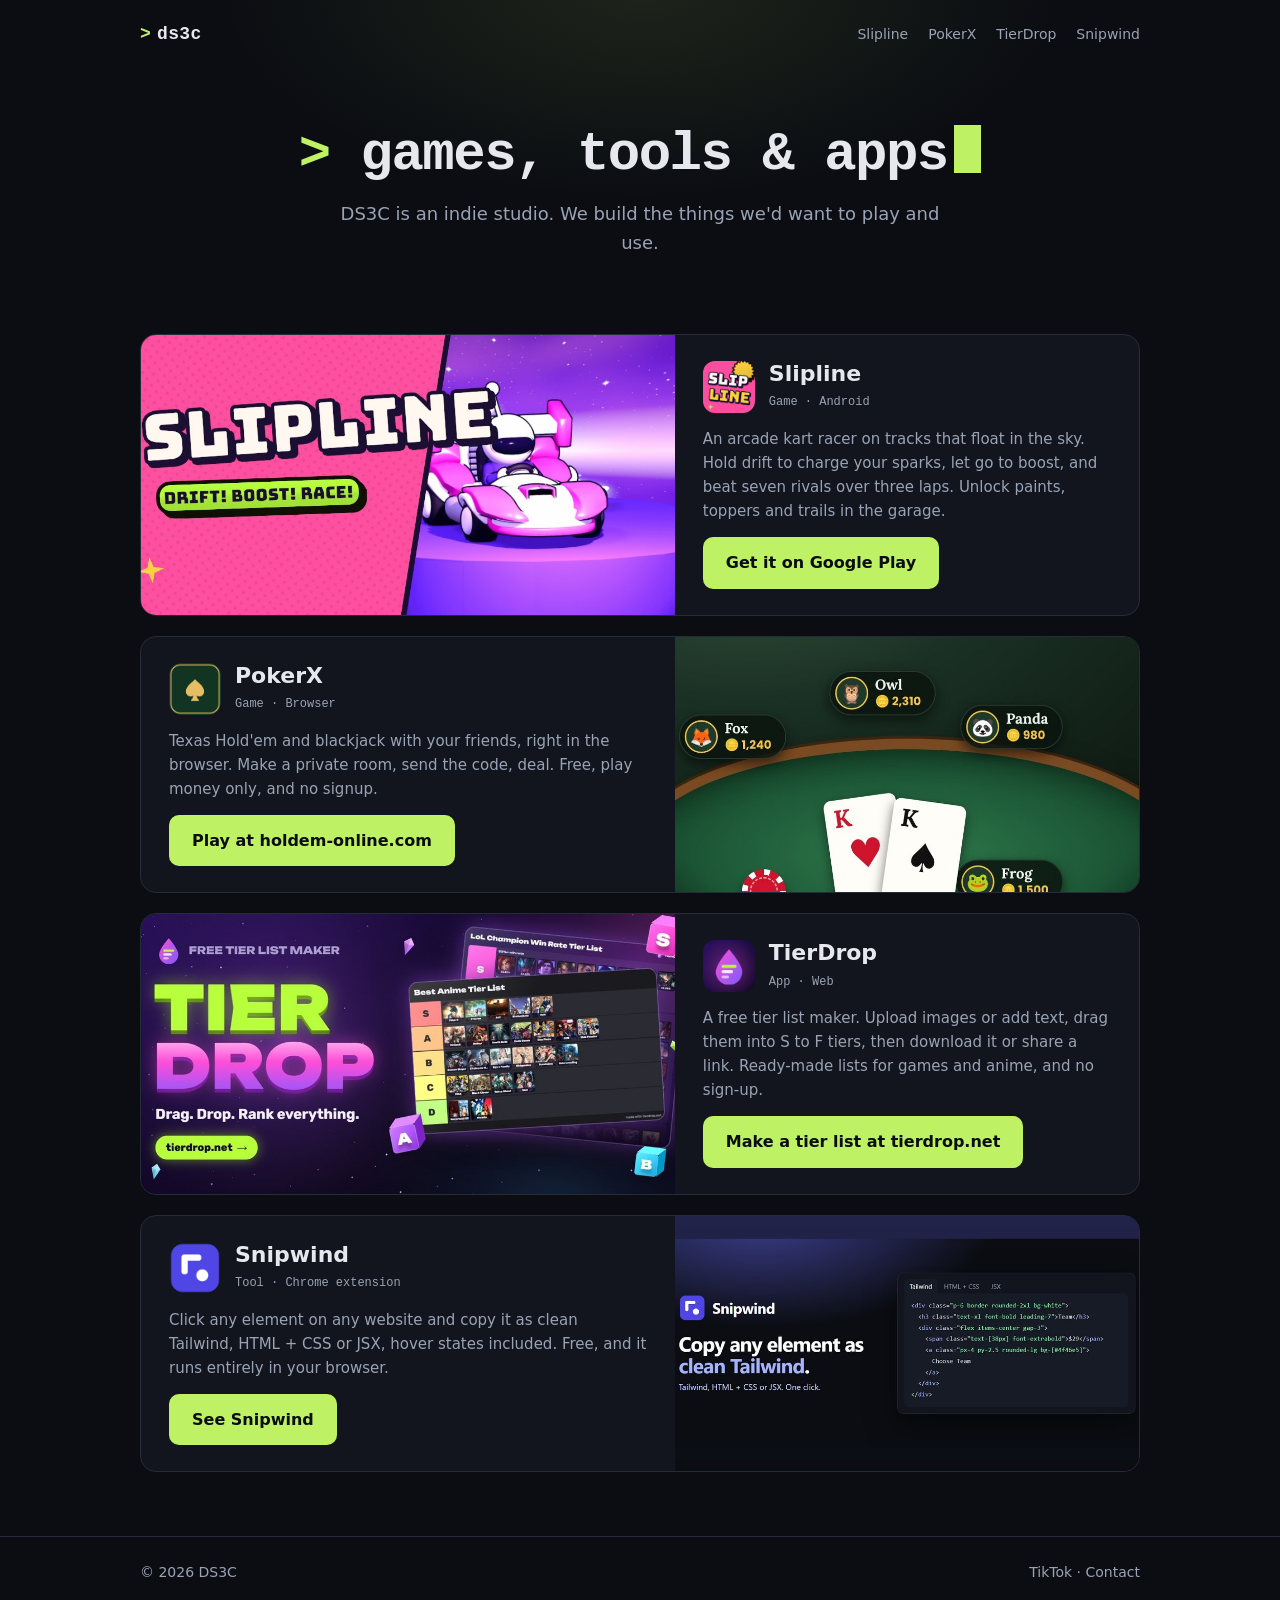
<file: index.html>
<!doctype html>
<html lang="en">
<head>
<meta charset="utf-8">
<meta name="viewport" content="width=device-width, initial-scale=1">
<title>DS3C - games, tools & apps</title>
<meta name="description" content="DS3C is an indie studio making games, tools and apps: Slipline, PokerX, TierDrop and Snipwind.">
<link rel="icon" href="img/favicon.png">
<meta property="og:title" content="DS3C - games, tools & apps">
<meta property="og:description" content="Indie studio behind Slipline (kart racer), PokerX (free poker with friends), TierDrop (tier list maker) and Snipwind (Chrome extension).">
<meta property="og:image" content="https://abdulalghani003.github.io/ds3c/img/ds3c-logo.png">
<link rel="stylesheet" href="style.css">
</head>
<body class="home">
<div class="wrap">
  <header class="top">
    <a class="brand mono" href="./"><span class="caret">&gt;</span>ds3c</a>
    <nav>
      <a href="#slipline">Slipline</a>
      <a href="#pokerx">PokerX</a>
      <a href="#tierdrop">TierDrop</a>
      <a href="snipwind/">Snipwind</a>
    </nav>
  </header>

  <main>
    <div class="hero">
      <h1 class="prompt"><span class="caret">&gt;</span> games, tools &amp; apps<span class="cursor" aria-hidden="true"></span></h1>
      <p class="lead">DS3C is an indie studio. We build the things we'd want to play and use.</p>
    </div>

    <section>
      <div class="showcase">
        <article class="item" id="slipline">
          <a class="cover" href="https://play.google.com/store/apps/details?id=com.ds3c.edgeracers">
            <img src="img/slipline-cover.jpg" alt="Slipline: a pink kart on a podium under a purple star sky" loading="lazy">
          </a>
          <div class="body">
            <div class="title"><img src="img/slipline-icon.png" alt=""><div><h3>Slipline</h3><span class="tag">Game · Android</span></div></div>
            <p>An arcade kart racer on tracks that float in the sky. Hold drift to charge your sparks, let go to boost, and beat seven rivals over three laps. Unlock paints, toppers and trails in the garage.</p>
            <a class="btn" href="https://play.google.com/store/apps/details?id=com.ds3c.edgeracers">Get it on Google Play</a>
          </div>
        </article>

        <article class="item" id="pokerx">
          <a class="cover" href="https://holdem-online.com">
            <img src="img/pokerx-cover.jpg" alt="PokerX: a poker table with a pair of kings and players around it" loading="lazy">
          </a>
          <div class="body">
            <div class="title"><img src="img/pokerx-icon.png" alt=""><div><h3>PokerX</h3><span class="tag">Game · Browser</span></div></div>
            <p>Texas Hold'em and blackjack with your friends, right in the browser. Make a private room, send the code, deal. Free, play money only, and no signup.</p>
            <a class="btn" href="https://holdem-online.com">Play at holdem-online.com</a>
          </div>
        </article>

        <article class="item" id="tierdrop">
          <a class="cover" href="https://tierdrop.net">
            <img src="img/tierdrop-cover.jpg" alt="TierDrop: an anime tier list with S to D rows next to the TierDrop logo" loading="lazy">
          </a>
          <div class="body">
            <div class="title"><img src="img/tierdrop-icon.png" alt=""><div><h3>TierDrop</h3><span class="tag">App · Web</span></div></div>
            <p>A free tier list maker. Upload images or add text, drag them into S to F tiers, then download it or share a link. Ready-made lists for games and anime, and no sign-up.</p>
            <a class="btn" href="https://tierdrop.net">Make a tier list at tierdrop.net</a>
          </div>
        </article>

        <article class="item" id="snipwind">
          <a class="cover" href="snipwind/">
            <img src="img/snipwind-cover.jpg" alt="Snipwind: copy any element as clean Tailwind" loading="lazy">
          </a>
          <div class="body">
            <div class="title"><img src="snipwind/icon.png" alt=""><div><h3>Snipwind</h3><span class="tag">Tool · Chrome extension</span></div></div>
            <p>Click any element on any website and copy it as clean Tailwind, HTML + CSS or JSX, hover states included. Free, and it runs entirely in your browser.</p>
            <a class="btn" href="snipwind/">See Snipwind</a>
          </div>
        </article>
      </div>
    </section>
  </main>
</div>

<footer>
  <div class="wrap">
    <span>© 2026 DS3C</span>
    <span><a href="https://www.tiktok.com/@ds3c_studio">TikTok</a> · <a href="https://github.com/abdulalghani003/ds3c/issues">Contact</a></span>
  </div>
</footer>
</body>
</html>
</file>
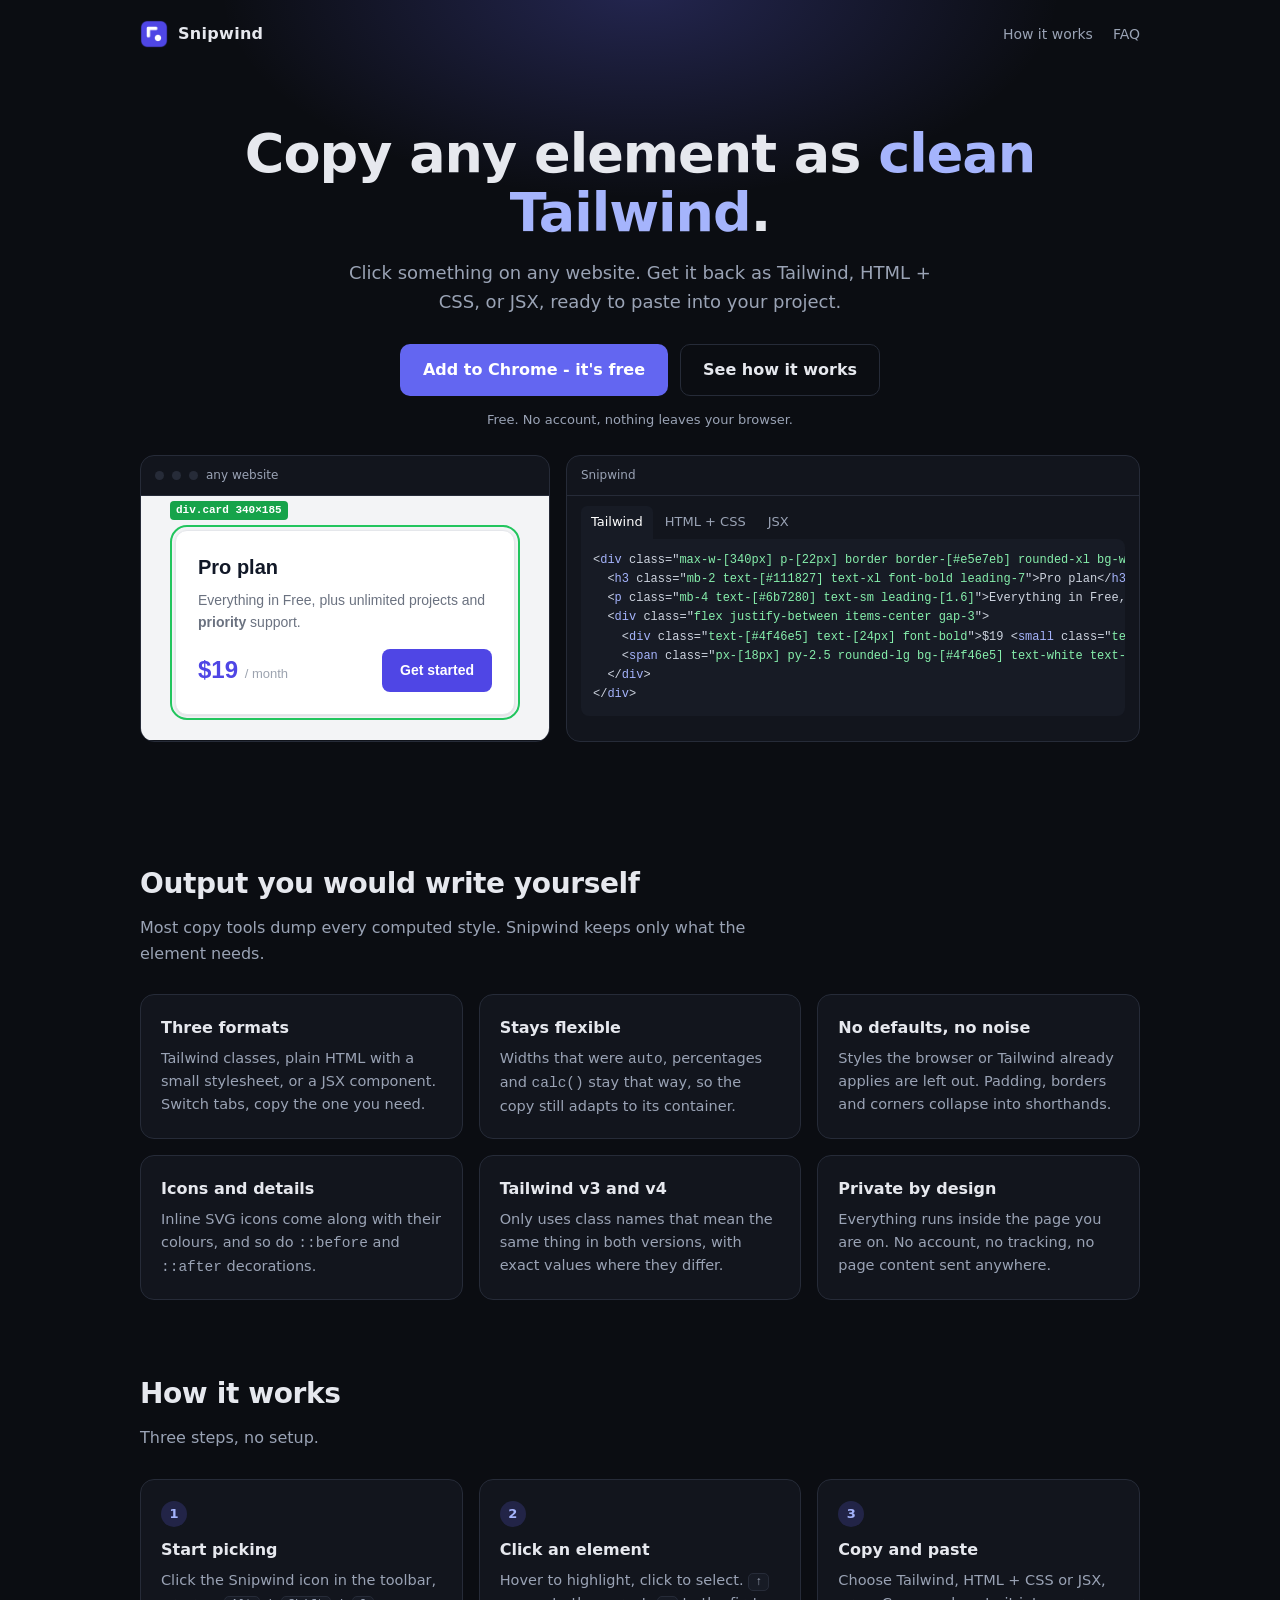
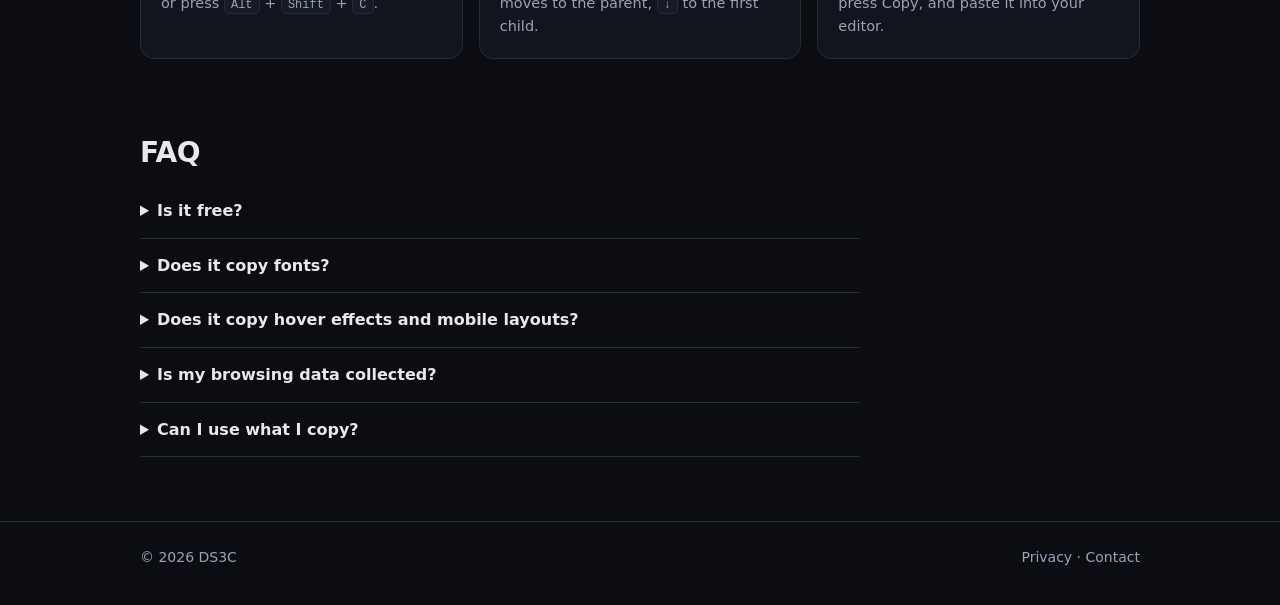
<file: snipwind/index.html>
<!doctype html>
<html lang="en">
<head>
<meta charset="utf-8">
<meta name="viewport" content="width=device-width, initial-scale=1">
<title>Snipwind - copy any element as Tailwind, HTML or JSX</title>
<meta name="description" content="A Chrome extension that copies any element from any website as clean Tailwind, HTML + CSS, or JSX. Runs locally, no account.">
<link rel="icon" href="icon.png">
<link rel="stylesheet" href="../style.css">
</head>
<body>
<div class="wrap">
  <header class="top">
    <a class="brand" href="./"><img src="icon.png" alt="">Snipwind</a>
    <nav>
      <a href="#how">How it works</a>
      <a href="#faq">FAQ</a>
    </nav>
  </header>

  <main>
    <div class="hero">
      <h1>Copy any element as <em>clean Tailwind</em>.</h1>
      <p class="lead">Click something on any website. Get it back as Tailwind, HTML + CSS, or JSX, ready to paste into your project.</p>
      <div class="cta">
        <a class="btn" id="install" href="https://chromewebstore.google.com/detail/snipwind-copy-any-element/ebkddfjbfbcojpojlkeccbgbjapbaccg?utm_source=site">Add to Chrome - it's free</a>
        <a class="btn ghost" href="#how">See how it works</a>
      </div>
      <p class="note">Free. No account, nothing leaves your browser.</p>

      <div class="demo">
        <div class="pane">
          <div class="pane-head"><span class="dot"></span><span class="dot"></span><span class="dot"></span> any website</div>
          <div class="stage">
            <div class="pick">
              <div class="card">
                <h3>Pro plan</h3>
                <p>Everything in Free, plus unlimited projects and <strong>priority</strong> support.</p>
                <div class="row">
                  <div class="price">$19 <small>/ month</small></div>
                  <span class="buy">Get started</span>
                </div>
              </div>
            </div>
          </div>
        </div>
        <div class="pane">
          <div class="pane-head">Snipwind</div>
          <div class="tabs"><span class="on">Tailwind</span><span>HTML + CSS</span><span>JSX</span></div>
<pre class="code">&lt;<b>div</b> class="<i>max-w-[340px] p-[22px] border border-[#e5e7eb] rounded-xl bg-white shadow-[0px_1px_3px_0px_rgba(0,0,0,0.1)] text-[#1f2937] font-[Arial,sans-serif]</i>"&gt;
  &lt;<b>h3</b> class="<i>mb-2 text-[#111827] text-xl font-bold leading-7</i>"&gt;Pro plan&lt;/<b>h3</b>&gt;
  &lt;<b>p</b> class="<i>mb-4 text-[#6b7280] text-sm leading-[1.6]</i>"&gt;Everything in Free, plus unlimited projects and &lt;<b>strong</b> class="<i>font-bold</i>"&gt;priority&lt;/<b>strong</b>&gt; support.&lt;/<b>p</b>&gt;
  &lt;<b>div</b> class="<i>flex justify-between items-center gap-3</i>"&gt;
    &lt;<b>div</b> class="<i>text-[#4f46e5] text-[24px] font-bold</i>"&gt;$19 &lt;<b>small</b> class="<i>text-[#9ca3af] text-[13px] font-normal</i>"&gt;/ month&lt;/<b>small</b>&gt;&lt;/<b>div</b>&gt;
    &lt;<b>span</b> class="<i>px-[18px] py-2.5 rounded-lg bg-[#4f46e5] text-white text-[14px] font-semibold</i>"&gt;Get started&lt;/<b>span</b>&gt;
  &lt;/<b>div</b>&gt;
&lt;/<b>div</b>&gt;</pre>
        </div>
      </div>
    </div>

    <section>
      <h2>Output you would write yourself</h2>
      <p class="sub">Most copy tools dump every computed style. Snipwind keeps only what the element needs.</p>
      <div class="grid3">
        <div class="tile"><h3>Three formats</h3><p>Tailwind classes, plain HTML with a small stylesheet, or a JSX component. Switch tabs, copy the one you need.</p></div>
        <div class="tile"><h3>Stays flexible</h3><p>Widths that were <code>auto</code>, percentages and <code>calc()</code> stay that way, so the copy still adapts to its container.</p></div>
        <div class="tile"><h3>No defaults, no noise</h3><p>Styles the browser or Tailwind already applies are left out. Padding, borders and corners collapse into shorthands.</p></div>
        <div class="tile"><h3>Icons and details</h3><p>Inline SVG icons come along with their colours, and so do <code>::before</code> and <code>::after</code> decorations.</p></div>
        <div class="tile"><h3>Tailwind v3 and v4</h3><p>Only uses class names that mean the same thing in both versions, with exact values where they differ.</p></div>
        <div class="tile"><h3>Private by design</h3><p>Everything runs inside the page you are on. No account, no tracking, no page content sent anywhere.</p></div>
      </div>
    </section>

    <section id="how">
      <h2>How it works</h2>
      <p class="sub">Three steps, no setup.</p>
      <div class="grid3 steps">
        <div class="tile"><h3>Start picking</h3><p>Click the Snipwind icon in the toolbar, or press <kbd>Alt</kbd> + <kbd>Shift</kbd> + <kbd>C</kbd>.</p></div>
        <div class="tile"><h3>Click an element</h3><p>Hover to highlight, click to select. <kbd>↑</kbd> moves to the parent, <kbd>↓</kbd> to the first child.</p></div>
        <div class="tile"><h3>Copy and paste</h3><p>Choose Tailwind, HTML + CSS or JSX, press Copy, and paste it into your editor.</p></div>
      </div>
    </section>

    <section id="faq">
      <h2>FAQ</h2>
      <div class="faq">
        <details><summary>Is it free?</summary><p>Yes. Snipwind is free to use.</p></details>
        <details><summary>Does it copy fonts?</summary><p>It copies the font names and sizes, not the font files. If your project does not load the same web font, text falls back to the next font in the list.</p></details>
        <details><summary>Does it copy hover effects and mobile layouts?</summary><p>Not yet. Snipwind copies the element as it looks at the moment you click it.</p></details>
        <details><summary>Is my browsing data collected?</summary><p>No. The extension only runs when you click its icon, works entirely inside that page, and has no analytics. See the <a href="privacy/">privacy policy</a>.</p></details>
        <details><summary>Can I use what I copy?</summary><p>Snipwind copies structure and styling. Text, images, logos and overall designs still belong to their owners, so use it to learn from and adapt layouts, not to clone someone's site.</p></details>
      </div>
    </section>
  </main>
</div>

<footer>
  <div class="wrap">
    <span>© 2026 <a href="../">DS3C</a></span>
    <span><a href="privacy/">Privacy</a> · <a href="https://github.com/abdulalghani003/ds3c/issues">Contact</a></span>
  </div>
</footer>
</body>
</html>
</file>
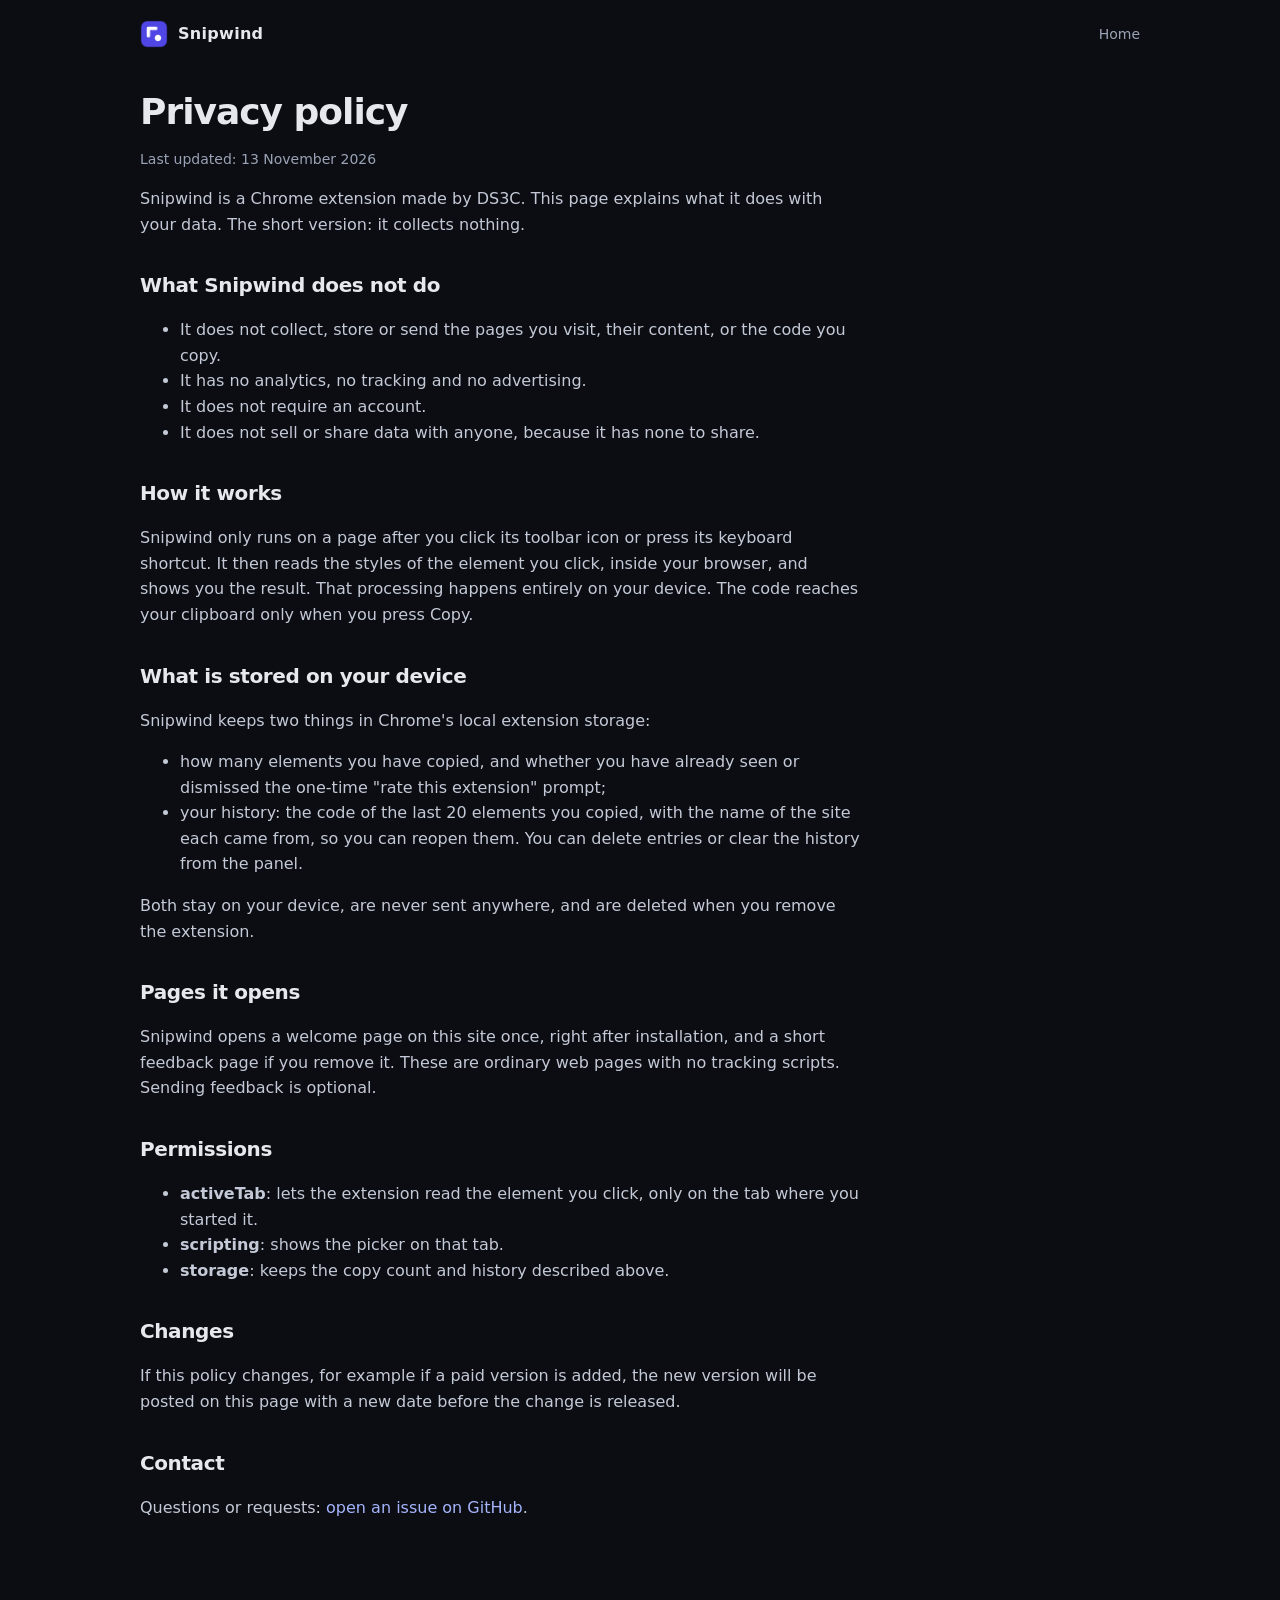
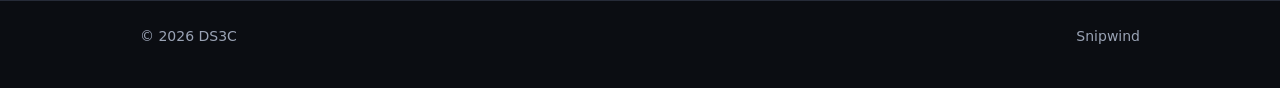
<file: snipwind/privacy/index.html>
<!doctype html>
<html lang="en">
<head>
<meta charset="utf-8">
<meta name="viewport" content="width=device-width, initial-scale=1">
<title>Snipwind privacy policy</title>
<meta name="description" content="What the Snipwind Chrome extension does and does not do with your data.">
<link rel="icon" href="../icon.png">
<link rel="stylesheet" href="../../style.css">
</head>
<body>
<div class="wrap">
  <header class="top">
    <a class="brand" href="../"><img src="../icon.png" alt="">Snipwind</a>
    <nav><a href="../">Home</a></nav>
  </header>

  <main class="doc">
    <h1>Privacy policy</h1>
    <p class="updated">Last updated: 13 November 2026</p>

    <p>Snipwind is a Chrome extension made by DS3C. This page explains what it does with your data. The short version: it collects nothing.</p>

    <h2>What Snipwind does not do</h2>
    <ul>
      <li>It does not collect, store or send the pages you visit, their content, or the code you copy.</li>
      <li>It has no analytics, no tracking and no advertising.</li>
      <li>It does not require an account.</li>
      <li>It does not sell or share data with anyone, because it has none to share.</li>
    </ul>

    <h2>How it works</h2>
    <p>Snipwind only runs on a page after you click its toolbar icon or press its keyboard shortcut. It then reads the styles of the element you click, inside your browser, and shows you the result. That processing happens entirely on your device. The code reaches your clipboard only when you press Copy.</p>

    <h2>What is stored on your device</h2>
    <p>Snipwind keeps two things in Chrome's local extension storage:</p>
    <ul>
      <li>how many elements you have copied, and whether you have already seen or dismissed the one-time "rate this extension" prompt;</li>
      <li>your history: the code of the last 20 elements you copied, with the name of the site each came from, so you can reopen them. You can delete entries or clear the history from the panel.</li>
    </ul>
    <p>Both stay on your device, are never sent anywhere, and are deleted when you remove the extension.</p>

    <h2>Pages it opens</h2>
    <p>Snipwind opens a welcome page on this site once, right after installation, and a short feedback page if you remove it. These are ordinary web pages with no tracking scripts. Sending feedback is optional.</p>

    <h2>Permissions</h2>
    <ul>
      <li><strong>activeTab</strong>: lets the extension read the element you click, only on the tab where you started it.</li>
      <li><strong>scripting</strong>: shows the picker on that tab.</li>
      <li><strong>storage</strong>: keeps the copy count and history described above.</li>
    </ul>

    <h2>Changes</h2>
    <p>If this policy changes, for example if a paid version is added, the new version will be posted on this page with a new date before the change is released.</p>

    <h2>Contact</h2>
    <p>Questions or requests: <a href="https://github.com/abdulalghani003/ds3c/issues">open an issue on GitHub</a>.</p>
  </main>
</div>

<footer>
  <div class="wrap">
    <span>© 2026 <a href="../../">DS3C</a></span>
    <span><a href="../">Snipwind</a></span>
  </div>
</footer>
</body>
</html>
</file>
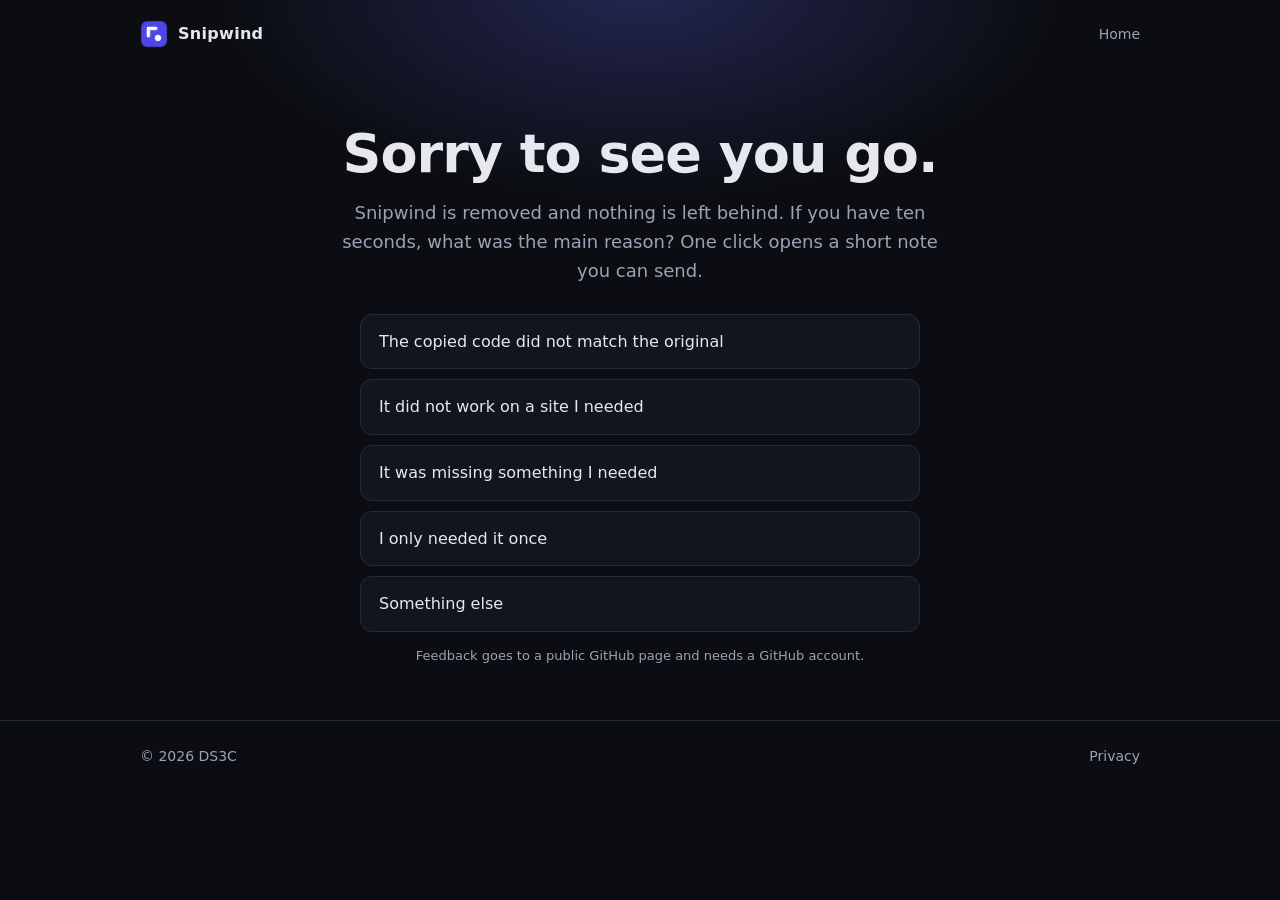
<file: snipwind/uninstalled/index.html>
<!doctype html>
<html lang="en">
<head>
<meta charset="utf-8">
<meta name="viewport" content="width=device-width, initial-scale=1">
<title>Snipwind was removed</title>
<meta name="robots" content="noindex">
<link rel="icon" href="../icon.png">
<link rel="stylesheet" href="../../style.css">
<style>
  .reasons { display: grid; gap: 10px; max-width: 560px; margin: 0 auto; text-align: left; }
  .reasons a { display: block; background: var(--panel); border: 1px solid var(--line); border-radius: 12px; padding: 14px 18px; color: var(--text); }
  .reasons a:hover { border-color: var(--accent); text-decoration: none; }
</style>
</head>
<body>
<div class="wrap">
  <header class="top">
    <a class="brand" href="../"><img src="../icon.png" alt="">Snipwind</a>
    <nav><a href="../">Home</a></nav>
  </header>

  <main>
    <div class="hero">
      <h1>Sorry to see you go.</h1>
      <p class="lead">Snipwind is removed and nothing is left behind. If you have ten seconds, what was the main reason? One click opens a short note you can send.</p>
      <div class="reasons">
        <a href="https://github.com/abdulalghani003/ds3c/issues/new?title=Uninstall%3A+the+copied+code+did+not+match&body=Page+where+it+went+wrong+%28optional%29%3A%0A%0AWhat+looked+different%3A">The copied code did not match the original</a>
        <a href="https://github.com/abdulalghani003/ds3c/issues/new?title=Uninstall%3A+it+did+not+work+on+a+site&body=Site+address%3A%0A%0AWhat+happened%3A">It did not work on a site I needed</a>
        <a href="https://github.com/abdulalghani003/ds3c/issues/new?title=Uninstall%3A+missing+a+feature&body=What+I+needed%3A">It was missing something I needed</a>
        <a href="https://github.com/abdulalghani003/ds3c/issues/new?title=Uninstall%3A+only+needed+it+once&body=Anything+that+would+have+made+you+keep+it+%28optional%29%3A">I only needed it once</a>
        <a href="https://github.com/abdulalghani003/ds3c/issues/new?title=Uninstall%3A+other&body=Reason%3A">Something else</a>
      </div>
      <p class="note">Feedback goes to a public GitHub page and needs a GitHub account.</p>
    </div>
  </main>
</div>

<footer>
  <div class="wrap">
    <span>© 2026 <a href="../../">DS3C</a></span>
    <span><a href="../privacy/">Privacy</a></span>
  </div>
</footer>
</body>
</html>
</file>
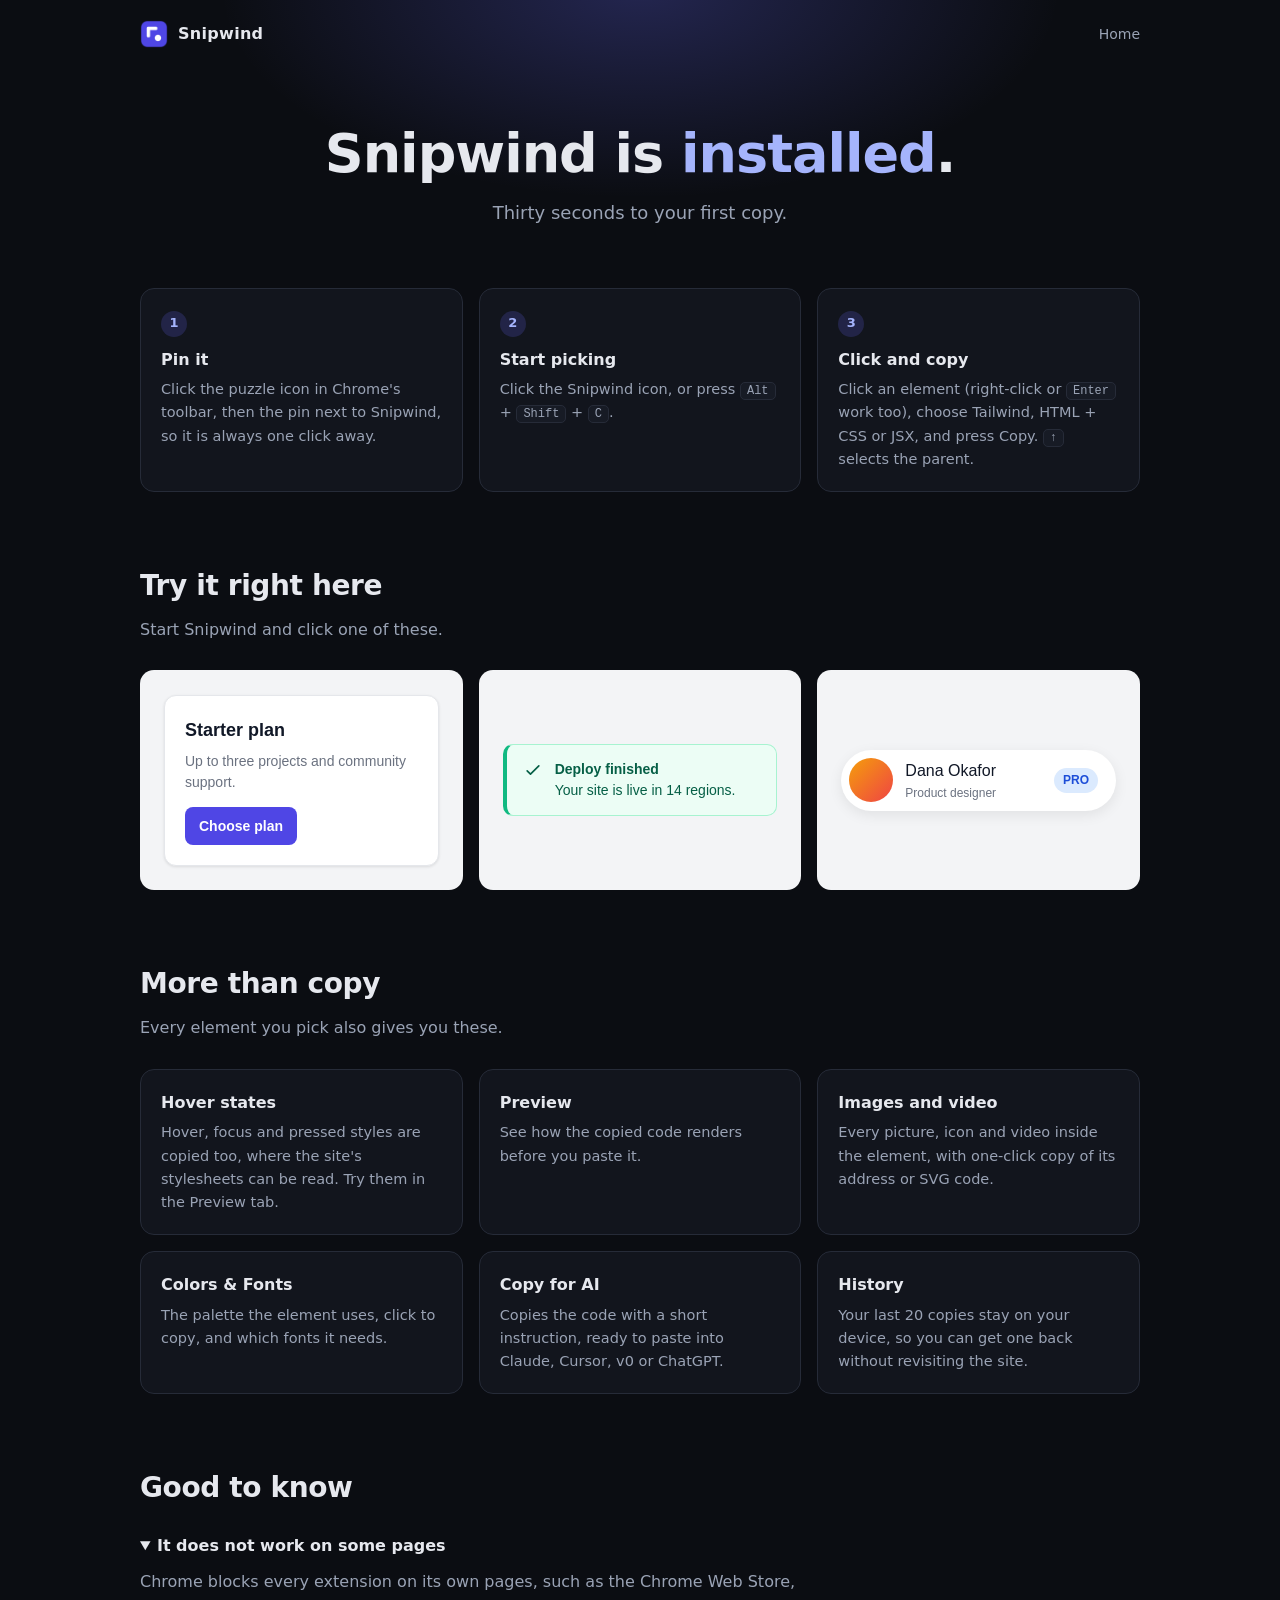
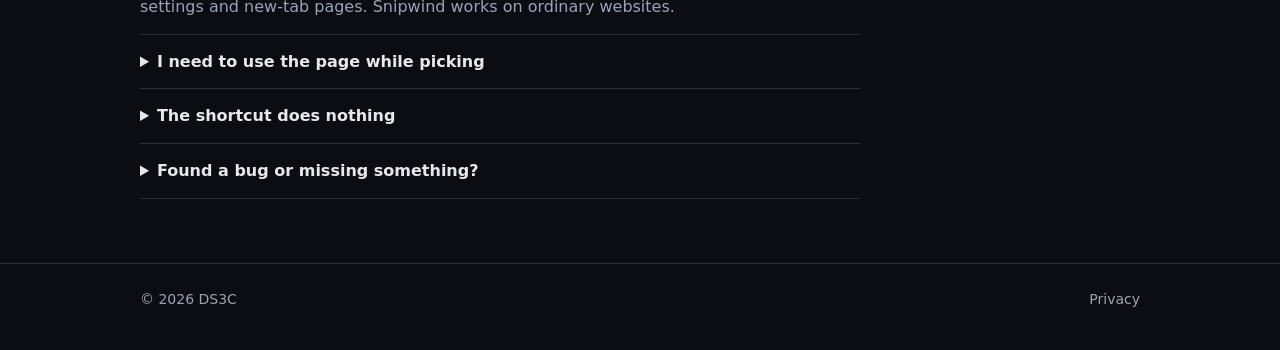
<file: snipwind/welcome/index.html>
<!doctype html>
<html lang="en">
<head>
<meta charset="utf-8">
<meta name="viewport" content="width=device-width, initial-scale=1">
<title>Snipwind is installed</title>
<meta name="robots" content="noindex">
<link rel="icon" href="../icon.png">
<link rel="stylesheet" href="../../style.css">
<style>
  .try { display: grid; grid-template-columns: repeat(3, minmax(0, 1fr)); gap: 16px; }
  .slot { background: #f3f4f6; border-radius: 14px; padding: 24px; display: flex; align-items: center; justify-content: center; min-height: 220px; }
  /* practice components: ordinary CSS, on purpose */
  .t-card { background: #fff; border: 1px solid #e5e7eb; border-radius: 12px; padding: 20px; width: 100%;
    box-shadow: 0 1px 3px rgba(0,0,0,.1); color: #1f2937; font-family: Arial, sans-serif; }
  .t-card h3 { margin: 0 0 6px; font-size: 18px; color: #111827; }
  .t-card p { margin: 0 0 14px; font-size: 14px; line-height: 1.5; color: #6b7280; }
  .t-card span { display: inline-block; background: #4f46e5; color: #fff; border-radius: 8px; padding: 8px 14px; font-size: 14px; font-weight: 600; }
  .t-alert { display: flex; gap: 12px; align-items: flex-start; width: 100%; background: #ecfdf5; border: 1px solid #a7f3d0;
    border-left: 4px solid #10b981; border-radius: 10px; padding: 14px 16px; color: #065f46; font: 14px/1.5 Arial, sans-serif; }
  .t-alert svg { flex: none; width: 20px; height: 20px; fill: none; stroke: currentColor; stroke-width: 2; margin-top: 1px; }
  .t-alert b { display: block; }
  .t-user { display: flex; align-items: center; gap: 12px; width: 100%; background: #fff; border-radius: 9999px; padding: 8px 18px 8px 8px;
    box-shadow: 0 4px 14px rgba(0,0,0,.08); font-family: Arial, sans-serif; color: #111827; }
  .t-user i { width: 44px; height: 44px; border-radius: 50%; background: linear-gradient(135deg, #f59e0b, #ef4444); flex: none; }
  .t-user small { display: block; color: #6b7280; font-size: 12px; }
  .t-user em { margin-left: auto; font-style: normal; font-size: 12px; font-weight: 700; color: #1d4ed8; background: #dbeafe; padding: 3px 9px; border-radius: 9999px; }
  @media (max-width: 800px) { .try { grid-template-columns: minmax(0, 1fr); } }
</style>
</head>
<body>
<div class="wrap">
  <header class="top">
    <a class="brand" href="../"><img src="../icon.png" alt="">Snipwind</a>
    <nav><a href="../">Home</a></nav>
  </header>

  <main>
    <div class="hero" style="padding-bottom: 24px">
      <h1>Snipwind is <em>installed</em>.</h1>
      <p class="lead">Thirty seconds to your first copy.</p>
    </div>

    <section>
      <div class="grid3 steps">
        <div class="tile"><h3>Pin it</h3><p>Click the puzzle icon in Chrome's toolbar, then the pin next to Snipwind, so it is always one click away.</p></div>
        <div class="tile"><h3>Start picking</h3><p>Click the Snipwind icon, or press <kbd>Alt</kbd> + <kbd>Shift</kbd> + <kbd>C</kbd>.</p></div>
        <div class="tile"><h3>Click and copy</h3><p>Click an element (right-click or <kbd>Enter</kbd> work too), choose Tailwind, HTML + CSS or JSX, and press Copy. <kbd>↑</kbd> selects the parent.</p></div>
      </div>
    </section>

    <section>
      <h2>Try it right here</h2>
      <p class="sub">Start Snipwind and click one of these.</p>
      <div class="try">
        <div class="slot">
          <div class="t-card">
            <h3>Starter plan</h3>
            <p>Up to three projects and community support.</p>
            <span>Choose plan</span>
          </div>
        </div>
        <div class="slot">
          <div class="t-alert">
            <svg viewBox="0 0 24 24"><path d="M5 13l4 4L19 7" stroke-linecap="round" stroke-linejoin="round"/></svg>
            <div><b>Deploy finished</b>Your site is live in 14 regions.</div>
          </div>
        </div>
        <div class="slot">
          <div class="t-user">
            <i></i>
            <div>Dana Okafor<small>Product designer</small></div>
            <em>PRO</em>
          </div>
        </div>
      </div>
    </section>

    <section>
      <h2>More than copy</h2>
      <p class="sub">Every element you pick also gives you these.</p>
      <div class="grid3">
        <div class="tile"><h3>Hover states</h3><p>Hover, focus and pressed styles are copied too, where the site's stylesheets can be read. Try them in the Preview tab.</p></div>
        <div class="tile"><h3>Preview</h3><p>See how the copied code renders before you paste it.</p></div>
        <div class="tile"><h3>Images and video</h3><p>Every picture, icon and video inside the element, with one-click copy of its address or SVG code.</p></div>
        <div class="tile"><h3>Colors &amp; Fonts</h3><p>The palette the element uses, click to copy, and which fonts it needs.</p></div>
        <div class="tile"><h3>Copy for AI</h3><p>Copies the code with a short instruction, ready to paste into Claude, Cursor, v0 or ChatGPT.</p></div>
        <div class="tile"><h3>History</h3><p>Your last 20 copies stay on your device, so you can get one back without revisiting the site.</p></div>
      </div>
    </section>

    <section>
      <h2>Good to know</h2>
      <div class="faq">
        <details open><summary>It does not work on some pages</summary><p>Chrome blocks every extension on its own pages, such as the Chrome Web Store, settings and new-tab pages. Snipwind works on ordinary websites.</p></details>
        <details><summary>I need to use the page while picking</summary><p>While you pick, clicks do not reach the page, so videos and links stay put. Hold <kbd>Alt</kbd> to use the page for a moment, for example to open a menu.</p></details>
        <details><summary>The shortcut does nothing</summary><p>Another extension may already use it. You can change it at <code>chrome://extensions/shortcuts</code>.</p></details>
        <details><summary>Found a bug or missing something?</summary><p><a href="https://github.com/abdulalghani003/ds3c/issues">Tell us on GitHub</a>. Reports with the page address are the fastest to fix.</p></details>
      </div>
    </section>
  </main>
</div>

<footer>
  <div class="wrap">
    <span>© 2026 <a href="../../">DS3C</a></span>
    <span><a href="../privacy/">Privacy</a></span>
  </div>
</footer>
</body>
</html>
</file>
<file: style.css>
:root {
  --bg: #0b0d12;
  --panel: #12151d;
  --panel-2: #171b25;
  --line: #262b38;
  --text: #e6e8ee;
  --muted: #9aa3b5;
  --accent: #6366f1;
  --accent-2: #a5b4fc;
  --good: #22c55e;
  --mono: ui-monospace, SFMono-Regular, Menlo, Consolas, monospace;
}
* { box-sizing: border-box; }
html { -webkit-text-size-adjust: 100%; }
body {
  margin: 0; background: var(--bg); color: var(--text);
  font: 16px/1.6 system-ui, -apple-system, "Segoe UI", Roboto, sans-serif;
}
a { color: var(--accent-2); text-decoration: none; }
a:hover { text-decoration: underline; }
.wrap { max-width: 1040px; margin: 0 auto; padding: 0 20px; }

/* top bar */
.top { display: flex; align-items: center; justify-content: space-between; padding: 20px 0; }
.brand { display: flex; align-items: center; gap: 10px; color: var(--text); font-weight: 700; letter-spacing: .3px; }
.brand:hover { text-decoration: none; }
.brand img { width: 28px; height: 28px; border-radius: 7px; }
.top nav { display: flex; gap: 20px; font-size: 14px; }
.top nav a { color: var(--muted); }
.top nav a:hover { color: var(--text); text-decoration: none; }

/* hero */
.hero { padding: 56px 0 40px; text-align: center; position: relative; }
.hero::before {
  content: ""; position: absolute; inset: -80px 0 auto; height: 420px; z-index: -1;
  background: radial-gradient(600px 300px at 50% 0, rgba(99,102,241,.28), transparent 70%);
}
h1 { font-size: clamp(32px, 6vw, 54px); line-height: 1.1; letter-spacing: -1px; margin: 0 0 16px; }
h1 em { font-style: normal; color: var(--accent-2); }
.lead { max-width: 620px; margin: 0 auto 28px; color: var(--muted); font-size: 18px; }
.cta { display: inline-flex; flex-wrap: wrap; gap: 12px; justify-content: center; }
.btn {
  display: inline-block; padding: 12px 22px; border-radius: 10px; font-weight: 600;
  background: var(--accent); color: #fff; border: 1px solid transparent;
}
.btn:hover { background: #4f46e5; text-decoration: none; }
.btn.ghost { background: transparent; border-color: var(--line); color: var(--text); }
.btn.ghost:hover { background: var(--panel); }
.note { margin-top: 14px; font-size: 13px; color: var(--muted); }

/* demo */
.demo { display: grid; grid-template-columns: minmax(0, 5fr) minmax(0, 7fr); gap: 16px; margin: 24px 0 72px; text-align: left; }
.pane { background: var(--panel); border: 1px solid var(--line); border-radius: 14px; overflow: hidden; min-width: 0; }
.pane-head { display: flex; align-items: center; gap: 8px; padding: 10px 14px; border-bottom: 1px solid var(--line); font-size: 12px; color: var(--muted); }
.dot { width: 9px; height: 9px; border-radius: 50%; background: var(--line); }
.stage { padding: 34px 22px 26px; background: #f3f4f6; height: calc(100% - 41px); display: flex; align-items: center; justify-content: center; }
.pick { position: relative; outline: 2px solid var(--good); outline-offset: 3px; border-radius: 12px; }
.pick::before {
  content: "div.card  340×185"; position: absolute; left: -5px; top: -29px;
  font: 600 11px/1 var(--mono); color: #fff; background: #16a34a; padding: 4px 6px; border-radius: 4px; white-space: nowrap;
}
.card { background: #fff; border: 1px solid #e5e7eb; border-radius: 12px; padding: 22px; max-width: 340px;
  box-shadow: 0 1px 3px rgba(0,0,0,.1); color: #1f2937; font-family: Arial, sans-serif; }
.card h3 { margin: 0 0 8px; font-size: 20px; line-height: 28px; color: #111827; }
.card p { margin: 0 0 16px; font-size: 14px; line-height: 1.6; color: #6b7280; }
.card .row { display: flex; align-items: center; justify-content: space-between; gap: 12px; }
.card .price { font-size: 24px; font-weight: 700; color: #4f46e5; }
.card .price small { font-size: 13px; font-weight: 400; color: #9ca3af; }
.card .buy { background: #4f46e5; color: #fff; border-radius: 8px; padding: 10px 18px; font-size: 14px; font-weight: 600; }
.tabs { display: flex; gap: 2px; padding: 10px 14px 0; font-size: 13px; }
.tabs span { padding: 6px 10px; border-radius: 6px 6px 0 0; color: var(--muted); }
.tabs .on { background: var(--panel-2); color: #fff; }
pre.code { margin: 0 14px 14px; padding: 12px; background: var(--panel-2); border-radius: 0 8px 8px 8px;
  font: 12px/1.6 var(--mono); color: #cdd3df; overflow: auto; max-height: 300px; white-space: pre; }
pre.code b { color: var(--accent-2); font-weight: 400; }
pre.code i { color: #86efac; font-style: normal; }

/* sections */
section { padding: 8px 0 64px; }
h2 { font-size: 28px; letter-spacing: -.4px; margin: 0 0 8px; }
.sub { color: var(--muted); margin: 0 0 28px; max-width: 640px; }
.grid3 { display: grid; grid-template-columns: repeat(3, minmax(0, 1fr)); gap: 16px; }
.tile { background: var(--panel); border: 1px solid var(--line); border-radius: 14px; padding: 20px; }
.tile h3 { margin: 0 0 6px; font-size: 16px; }
.tile p { margin: 0; color: var(--muted); font-size: 14.5px; }
.steps { counter-reset: s; }
.steps .tile::before { counter-increment: s; content: counter(s); display: inline-grid; place-items: center;
  width: 26px; height: 26px; border-radius: 50%; background: rgba(99,102,241,.2); color: var(--accent-2);
  font-weight: 700; font-size: 13px; margin-bottom: 10px; }
kbd { font: 12px var(--mono); background: var(--panel-2); border: 1px solid var(--line); border-radius: 5px; padding: 1px 6px; }

.plans { display: grid; grid-template-columns: repeat(2, minmax(0, 1fr)); gap: 16px; max-width: 720px; }
.plan { background: var(--panel); border: 1px solid var(--line); border-radius: 14px; padding: 24px; }
.plan.pro { border-color: var(--accent); }
.plan h3 { margin: 0; font-size: 16px; color: var(--muted); font-weight: 600; }
.plan .amount { font-size: 36px; font-weight: 700; margin: 6px 0 2px; }
.plan .amount small { font-size: 14px; font-weight: 400; color: var(--muted); }
.plan ul { margin: 16px 0 0; padding: 0; list-style: none; color: var(--muted); font-size: 14.5px; }
.plan li { padding: 4px 0 4px 22px; position: relative; }
.plan li::before { content: "✓"; position: absolute; left: 0; color: var(--good); }

.faq { max-width: 720px; }
details { border-bottom: 1px solid var(--line); padding: 14px 0; }
summary { cursor: pointer; font-weight: 600; }
details p { margin: 10px 0 0; color: var(--muted); }

/* text pages */
.doc { max-width: 720px; padding: 24px 0 64px; }
.doc h1 { font-size: 36px; }
.doc h2 { font-size: 20px; margin-top: 32px; }
.doc p, .doc li { color: #c3c9d6; }
.doc .updated { color: var(--muted); font-size: 14px; }

/* studio home */
.products { display: grid; grid-template-columns: repeat(auto-fill, minmax(280px, 1fr)); gap: 16px; text-align: left; }
.product { display: block; background: var(--panel); border: 1px solid var(--line); border-radius: 14px; padding: 22px; color: var(--text); }
.product:hover { border-color: var(--accent); text-decoration: none; }
.product img { width: 44px; height: 44px; border-radius: 10px; }
.product h3 { margin: 12px 0 4px; }
.product p { margin: 0; color: var(--muted); font-size: 14.5px; }

/* studio home: DS3C's own look (terminal prompt, lime accent); product pages keep indigo */
.home { --lime: #bef264; }
.home .hero::before { background: radial-gradient(600px 300px at 50% 0, rgba(190,242,100,.10), transparent 70%); }
.prompt { font-family: var(--mono); font-weight: 700; letter-spacing: -1.5px; }
.prompt .caret, .brand .caret { color: var(--lime); }
.brand.mono { font-family: var(--mono); gap: 6px; font-size: 18px; }
.cursor { display: inline-block; width: .5em; height: .9em; margin-left: .12em; vertical-align: -.08em;
  background: var(--lime); animation: blink 1.1s steps(1) infinite; }
@keyframes blink { 50% { opacity: 0; } }
@media (prefers-reduced-motion: reduce) { .cursor { animation: none; } }
.home .btn { background: var(--lime); color: #0b0d12; }
.home .btn:hover { background: #d9f99d; }
.showcase { display: grid; gap: 20px; }
.item { display: grid; grid-template-columns: minmax(0, 1.15fr) minmax(0, 1fr); background: var(--panel);
  border: 1px solid var(--line); border-radius: 16px; overflow: hidden; }
.item:nth-child(even) .cover { order: 2; }
.item .cover { display: block; background: #000; }
.item .cover img { display: block; width: 100%; height: 100%; aspect-ratio: 1024 / 500; object-fit: cover; }
.item .body { padding: 26px 28px; display: flex; flex-direction: column; justify-content: center; gap: 14px; }
.item .title { display: flex; align-items: center; gap: 14px; }
.item .title img { width: 52px; height: 52px; border-radius: 12px; }
.item h3 { margin: 0; font-size: 22px; line-height: 1.2; }
.tag { font: 12px var(--mono); color: var(--muted); }
.item p { margin: 0; color: var(--muted); font-size: 15px; }
.item .btn { align-self: flex-start; }

footer { border-top: 1px solid var(--line); padding: 24px 0 40px; color: var(--muted); font-size: 14px; }
footer .wrap { display: flex; flex-wrap: wrap; gap: 8px 20px; justify-content: space-between; }
footer a { color: var(--muted); }

@media (max-width: 800px) {
  .demo, .grid3, .plans { grid-template-columns: minmax(0, 1fr); }
  .hero { padding-top: 32px; }
  .top nav { gap: 14px; }
  .item { grid-template-columns: minmax(0, 1fr); }
  .item:nth-child(even) .cover { order: 0; }
  .item .body { padding: 20px; }
}
</file>
